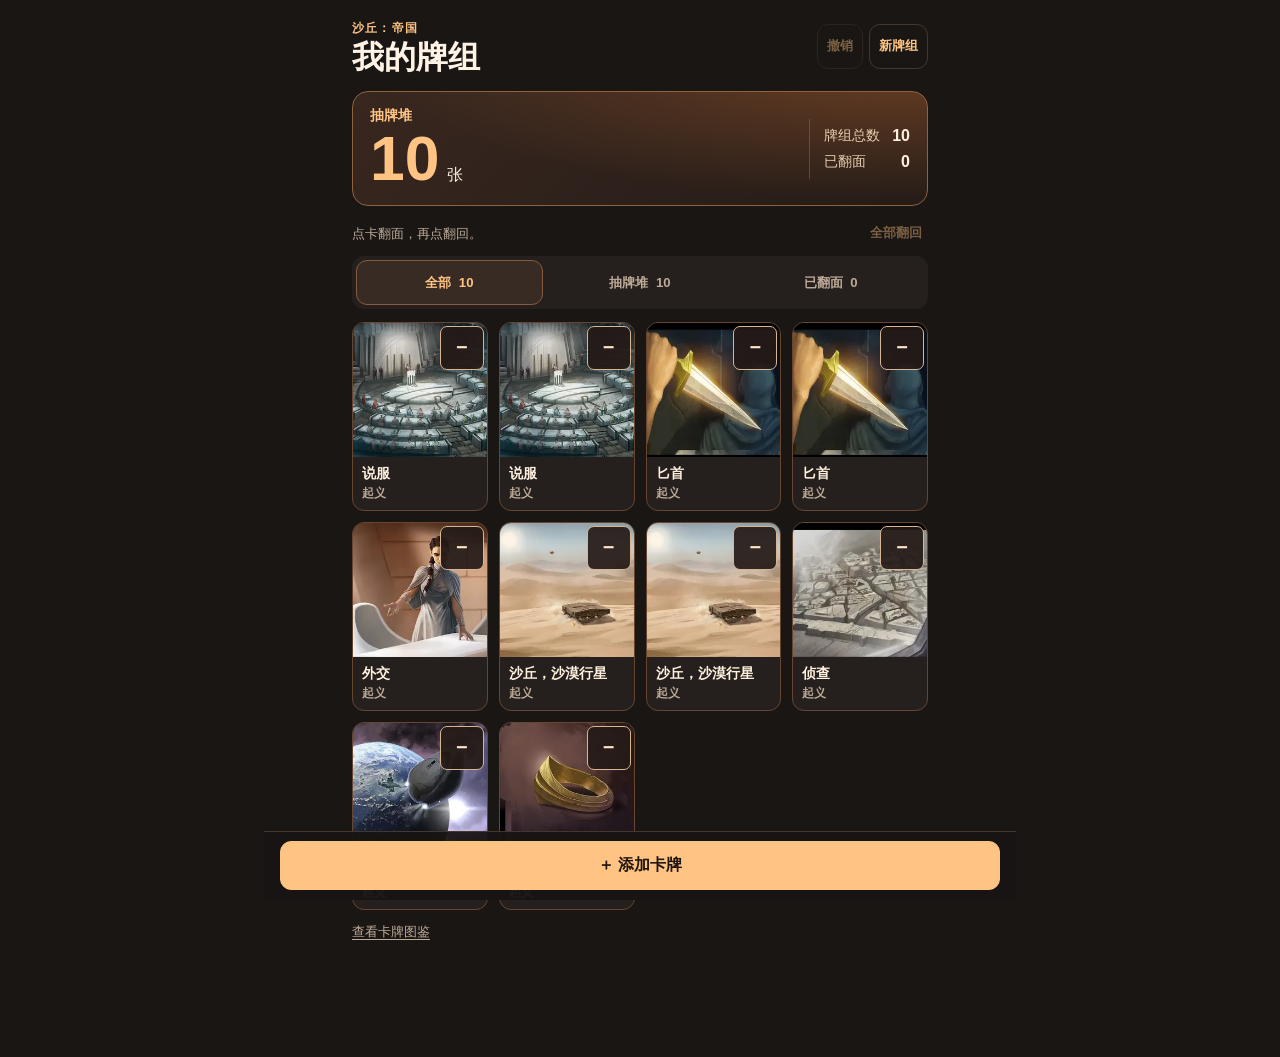
<file: index.html>
<!doctype html>
<html lang="zh-Hans">
<head>
  <meta charset="utf-8">
  <meta name="viewport" content="width=device-width, initial-scale=1, viewport-fit=cover">
  <meta name="theme-color" content="#191614">
  <meta name="description" content="实体《沙丘：帝国》的个人抽牌堆记牌器。加牌、删牌、翻面，随时查看抽牌堆。">
  <meta name="apple-mobile-web-app-capable" content="yes">
  <link rel="manifest" href="./manifest.webmanifest">
  <link rel="apple-touch-icon" href="./icon.png">
  <link rel="icon" href="./icon.png">
  <link rel="stylesheet" href="./style.css">
  <link rel="stylesheet" href="./deck.css">
  <title>沙丘记牌器</title>
</head>
<body>
  <main id="app" class="shell">
    <p>正在打开记牌器…</p>
  </main>
  <dialog id="sheet" aria-labelledby="sheet-title">
    <header class="sheet-header">
      <h2 id="sheet-title"></h2>
      <button data-action="close" class="quiet">关闭</button>
    </header>
    <div id="sheet-body"></div>
  </dialog>
  <p id="notice" role="status"></p>
  <script type="module">
    if (new URLSearchParams(location.search).has("classic")) import("./app.js");
    else import("./deck.js");
  </script>
</body>
</html>
</file>
<file: style.css>
:root {
  color-scheme: dark;
  --bg: #191614;
  --surface: #282321;
  --surface-raised: #322b27;
  --line: #453a32;
  --ink: #fff3e5;
  --muted: #c1ada0;
  --sand: #ffc584;
  font-family: -apple-system, BlinkMacSystemFont, "PingFang SC", "Microsoft YaHei", sans-serif;
  background: var(--bg);
  color: var(--ink);
  -webkit-tap-highlight-color: transparent;
}
* { box-sizing: border-box; }
body { margin: 0; }
button, input, select { font: inherit; }
button {
  min-height: 45px;
  border: 1px solid var(--line);
  border-radius: 11px;
  background: var(--surface);
  color: var(--ink);
  padding: 9px 12px;
  font-size: .94rem;
  font-weight: 600;
  cursor: pointer;
  touch-action: manipulation;
}
button:active { filter: brightness(.83); }
button:disabled { opacity: .42; cursor: default; }
button:focus-visible, input:focus-visible, select:focus-visible { outline: 2px solid var(--sand); outline-offset: 2px; }
.accent { background: var(--sand); color: #21160d; border-color: var(--sand); }
.quiet { background: transparent; color: var(--sand); }
.shell {
  width: min(100%, 38rem);
  margin: 0 auto;
  padding: max(18px, env(safe-area-inset-top)) 16px max(24px, env(safe-area-inset-bottom));
}
.masthead, .deck-header, .sheet-header { display: flex; align-items: center; justify-content: space-between; gap: 8px; }
.masthead { margin-bottom: 16px; }
.eyebrow { color: var(--sand); font-weight: 650; letter-spacing: .09em; font-size: .77rem; margin: 0 0 4px; }
h1 { font-size: clamp(1.56rem, 6.5vw, 2rem); line-height: 1.12; margin: 0; }
.toolbar { display: flex; gap: 5px; }
.toolbar button { padding-inline: 8px; font-size: .81rem; }
.deck-hero {
  position: relative;
  overflow: hidden;
  border: 1px solid #825e43;
  border-radius: 17px;
  background: radial-gradient(circle at 100% -55%, #71462c 0, transparent 63%), linear-gradient(145deg, #38271e, #241d1a);
  padding: 13px 16px;
}
.deck-header { font-size: .83rem; color: var(--muted); }
.deck-header span:first-child { color: var(--sand); font-weight: 700; }
.deck-number { display: flex; align-items: baseline; gap: 9px; margin: 6px 0 9px; }
.deck-number strong { color: var(--sand); font-size: 3.2rem; line-height: 1; letter-spacing: -.05em; }
.deck-number span { font-weight: 600; }
.deck-number strong, .metrics strong, .quantity { font-variant-numeric: tabular-nums; }
.metrics {
  display: grid;
  grid-template-columns: repeat(4, 1fr);
  gap: 7px;
  padding-top: 9px;
  border-top: 1px solid #825e4370;
}
.metrics strong, .metrics small { display: block; }
.metrics small, .card-label small, .history small { color: var(--muted); font-size: .76rem; }
.metrics strong { margin-bottom: 2px; }
.actions { display: flex; gap: 7px; margin-top: 8px; }
.actions button { flex: 1; min-width: 0; padding-inline: 5px; }
.tabs { display: grid; grid-template-columns: repeat(4, 1fr); gap: 3px; margin: 15px 0 12px; padding: 3px; background: var(--surface); border-radius: 11px; }
.tabs button { min-width: 0; padding: 4px 2px; border-color: transparent; background: transparent; color: var(--muted); font-size: .84rem; }
.tabs button[aria-pressed="true"] { color: var(--sand); background: var(--surface-raised); border-color: var(--line); border-radius: 8px; }
.card-section { margin: 0 0 14px; }
.card-section h2 { font-size: .94rem; margin: 0 0 7px; }
.caption, .hint, .top-card { font-size: .82rem; color: var(--muted); margin: 0 0 8px; line-height: 1.55; }
.hint { background: var(--surface); border-radius: 11px; padding: 11px; }
.top-card { color: var(--sand); }
.card-list, .history { border: 1px solid var(--line); border-radius: 12px; overflow: hidden; background: var(--surface); }
.card-row, .history li { min-height: 47px; padding: 7px 11px; border-bottom: 1px solid var(--line); }
.card-row {
  display: flex;
  width: 100%;
  justify-content: space-between;
  align-items: center;
  gap: 8px;
  text-align: left;
  font-size: .91rem;
}
.card-list > :last-child, .history li:last-child { border-bottom: 0; }
button.card-row { background: transparent; border-width: 0 0 1px; border-radius: 0; }
.card-label { min-width: 0; overflow-wrap: anywhere; }
.card-label small { display: block; margin-top: 2px; font-weight: 400; }
.quantity { color: var(--sand); font-weight: 700; flex: none; }
.history { padding: 0; list-style: none; }
.history li { line-height: 1.45; }
.history small { display: block; }
dialog {
  width: min(100%, 36rem);
  max-width: 100%;
  max-height: min(83vh, 44rem);
  max-height: min(83dvh, 44rem);
  margin: auto auto 0;
  padding: 0;
  color: var(--ink);
  background: var(--bg);
  border: 1px solid var(--line);
  border-radius: 18px 18px 0 0;
  overflow: hidden;
}
dialog[open] { display: flex; flex-direction: column; }
dialog::backdrop { background: #000a; }
.sheet-header { padding: 8px 13px; background: var(--surface); border-bottom: 1px solid var(--line); }
.sheet-header h2 { font-size: 1.08rem; margin: 0; }
#sheet-body { overflow: auto; padding: 12px 13px max(14px, env(safe-area-inset-bottom)); }
.field { display: flex; align-items: center; justify-content: space-between; gap: 9px; margin-bottom: 11px; color: var(--muted); }
input, select { min-height: 44px; font-size: 16px; background: var(--surface); color: var(--ink); border: 1px solid var(--line); border-radius: 9px; padding: 8px; }
input[type="search"] { width: 100%; margin-bottom: 13px; }
.menu-list { display: grid; gap: 7px; }
.reveal-row { display: flex; align-items: center; border-bottom: 1px solid var(--line); }
.reveal-row .card-row { border: 0; }
.reveal-row .quantity { min-width: 21px; text-align: center; }
.step { min-width: 44px; border: 0; color: var(--sand); font-size: 1.16rem; }
.confirm { position: sticky; bottom: 0; background: var(--bg); padding: 7px 0; }
.confirm button { width: 100%; }
.help { line-height: 1.6; }
.help h3 { margin: 4px 0 6px; font-size: .98rem; color: var(--sand); }
.help p { font-size: .92rem; margin: 0 0 12px; }
#notice:not(:empty) { position: fixed; z-index: 4; bottom: max(12px, env(safe-area-inset-bottom)); left: 50%; transform: translateX(-50%); width: max-content; max-width: 90%; margin: 0; padding: 10px 14px; border: 1px solid var(--line); border-radius: 9px; background: var(--surface-raised); }
</file>
<file: deck.css>
.manual {
  --ink: #fff1df;
  --muted: #bdaa98;
  --sand: #ffc483;
  --bg: #181513;
  --surface: #25201d;
  --line: #46372c;
}
.manual .shell {
  max-width: 47rem;
  padding: max(18px, env(safe-area-inset-top)) 16px calc(100px + env(safe-area-inset-bottom));
}
.manual-header { display: flex; align-items: center; justify-content: space-between; gap: 8px; margin-bottom: 15px; }
.manual-title span { color: var(--sand); font-size: .74rem; font-weight: 700; letter-spacing: .1em; }
.manual-title h1 { margin-top: 3px; }
.manual-tools { display: flex; gap: 6px; }
.manual-tools button { padding-inline: 9px; font-size: .81rem; white-space: nowrap; }
.draw-overview {
  display: flex; align-items: center; justify-content: space-between; gap: 16px;
  padding: 14px 17px; border: 1px solid #90633f; border-radius: 16px;
  background: radial-gradient(ellipse at 100% -40%, #724325, transparent 70%), linear-gradient(135deg, #38271f, #241b17);
}
.draw-overview h2 { margin: 0; font-size: .89rem; color: var(--sand); }
.draw-value { display: flex; align-items: baseline; gap: 8px; margin: 1px 0 0; }
.draw-value strong { color: var(--sand); font-size: clamp(2.8rem, 13vw, 3.9rem); line-height: 1.05; }
.draw-value strong, .deck-stats strong, .deck-tabs span { font-variant-numeric: tabular-nums; }
.deck-stats { min-width: 101px; border-left: 1px solid #94694685; padding-left: 14px; }
.deck-stats p { display: flex; align-items: center; justify-content: space-between; gap: 8px; margin: 8px 0; color: #e7cdb0; font-size: .86rem; }
.deck-stats strong { font-size: 1rem; color: var(--ink); }
.deck-controls { display: flex; align-items: center; justify-content: space-between; gap: 6px; margin-top: 5px; }
.deck-controls p { margin: 0; color: var(--muted); font-size: .82rem; }
.deck-controls button { border: 0; padding-inline: 6px; font-size: .8rem; }
.deck-tabs { display: grid; grid-template-columns: repeat(3, minmax(0, 1fr)); gap: 4px; background: var(--surface); padding: 4px; border-radius: 12px; margin-bottom: 13px; }
.deck-tabs button { background: transparent; border-color: transparent; color: var(--muted); padding-inline: 3px; font-size: .82rem; white-space: nowrap; }
.deck-tabs button[aria-pressed="true"] { color: var(--sand); border-color: #865b3d; background: #382b23; }
.deck-tabs span { color: inherit; margin-left: 4px; }
.deck-grid { display: grid; grid-template-columns: repeat(4, minmax(0, 1fr)); gap: 11px; }
.deck-tile { position: relative; min-width: 0; }
.tile-flip {
  display: flex; flex-direction: column; width: 100%; height: 100%; padding: 0; overflow: hidden;
  text-align: left; border-radius: 12px; border: 1px solid #67452f; background: var(--surface);
}
.tile-flip[aria-pressed="true"] { border-color: var(--line); }
.tile-art, .tile-back {
  display: block; width: 100%; height: auto; aspect-ratio: 1; object-fit: cover; background: #362820;
}
.tile-back {
  display: flex; flex-direction: column; align-items: center; justify-content: center; gap: 7px;
  color: var(--muted); font-size: .79rem; background: repeating-linear-gradient(135deg,#292320,#292320 8px,#302723 8px,#302723 16px);
}
.back-mark { display: grid; place-items: center; border: 1px solid #b6895c75; border-radius: 50%; width: 37px; height: 37px; color: #d5a675; font-size: 1.3rem; }
.tile-label { display: block; width: 100%; padding: 8px 9px 9px; }
.tile-label strong { display: block; font-size: .86rem; line-height: 1.3; overflow-wrap: anywhere; }
.tile-label small { display: block; color: var(--muted); font-size: .72rem; margin-top: 3px; }
.flipped .tile-label strong { color: #d0bca7; }
.tile-remove {
  position: absolute; right: 4px; top: 4px; display: grid; place-items: center;
  width: 44px; height: 44px; min-height: 44px; border-radius: 7px; border-color: #d7b694; padding: 0;
  background: #241b17ea; color: #ffe4c9; font-size: 1.24rem; line-height: 1;
}
.deck-empty { margin: 8px 0; border: 1px dashed var(--line); border-radius: 11px; padding: 18px 10px; color: var(--muted); text-align: center; }
.legacy-link { display: inline-block; margin-top: 14px; color: var(--muted); font-size: .8rem; text-underline-offset: 3px; }
.deck-dock {
  position: fixed; z-index: 2; bottom: 0; left: 50%; transform: translateX(-50%); width: min(100%, 47rem);
  border-top: 1px solid var(--line); background: #181513f2;
  padding: 9px 16px max(10px, env(safe-area-inset-bottom));
}
.deck-dock button { width: 100%; min-height: 49px; font-size: 1rem; }
.manual dialog { width: min(100%, 45rem); max-height: 88vh; max-height: 88dvh; }
.manual #sheet-body { min-height: 0; }
.search-label { display: block; }
.manual input[type="search"] { margin-bottom: 9px; }
.edition-choices { display: flex; gap: 5px; flex-wrap: wrap; }
.edition-choices button { font-size: .77rem; padding: 5px 8px; }
.edition-choices button[aria-pressed="true"] { background: #4a3223; border-color: #bd8657; }
.sheet-notice { min-height: 1.3em; margin: 6px 0 0; color: var(--sand); font-size: .82rem; line-height: 1.3; }
.search-total { color: var(--muted); margin: 3px 0 7px; font-size: .77rem; }
.library-list { display: grid; grid-template-columns: repeat(2, minmax(0, 1fr)); gap: 5px; }
.library-row { display: flex; align-items: center; gap: 8px; width: 100%; padding: 5px 9px 5px 5px; text-align: left; }
.library-art { display: block; flex: 0 0 47px; width: 47px; height: 47px; object-fit: cover; border-radius: 5px; }
.library-name { flex: 1; min-width: 0; overflow-wrap: anywhere; }
.library-name strong, .library-name small { display: block; }
.library-name small { font-weight: 400; font-size: .74rem; color: var(--muted); margin-top: 2px; }
.library-plus { color: var(--sand); flex: none; }
.custom-add { margin-top: 8px; }
.new-deck-options { display: grid; gap: 7px; }
.reset-copy { margin: 0 0 10px; color: var(--muted); }
.custom-art { display: grid; place-items: center; color: var(--sand); }
.sr-only { position: absolute; width: 1px; height: 1px; padding: 0; overflow: hidden; clip-path: inset(50%); white-space: nowrap; }
.manual #notice:not(:empty) { bottom: calc(78px + env(safe-area-inset-bottom)); }
@media (max-width: 640px) {
  .deck-grid { grid-template-columns: repeat(2, minmax(0, 1fr)); gap: 9px; }
  .library-list { grid-template-columns: 1fr; }
}
</file>
